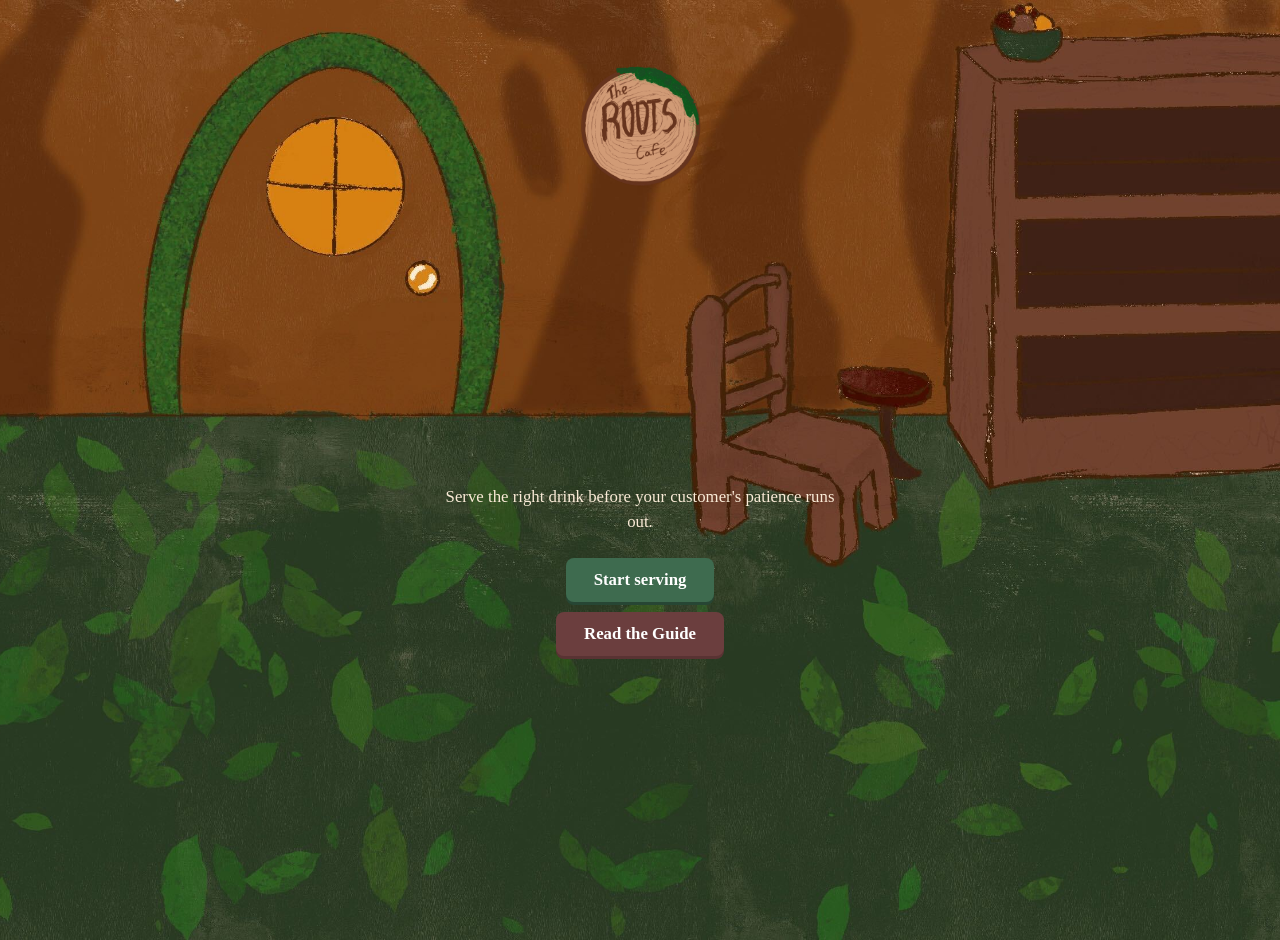
<file: index.html>
<!DOCTYPE html>
<html lang="en">
<head>
    <meta charset="UTF-8">
    <meta name="viewport" content="width=device-width, initial-scale=1.0">
    <title></title>
    <link rel="stylesheet" href="landing.css">
</head>
<body>
    <img id="logo" src="Assets/logo.png">
    <p>Serve the right drink before your customer's patience runs out.</p>
    <button id="startBtn">Start serving</button>
    <button id="guideBtn">Read the Guide</button>

    <script src="landing.js"></script>
<body>
</html>
</file>
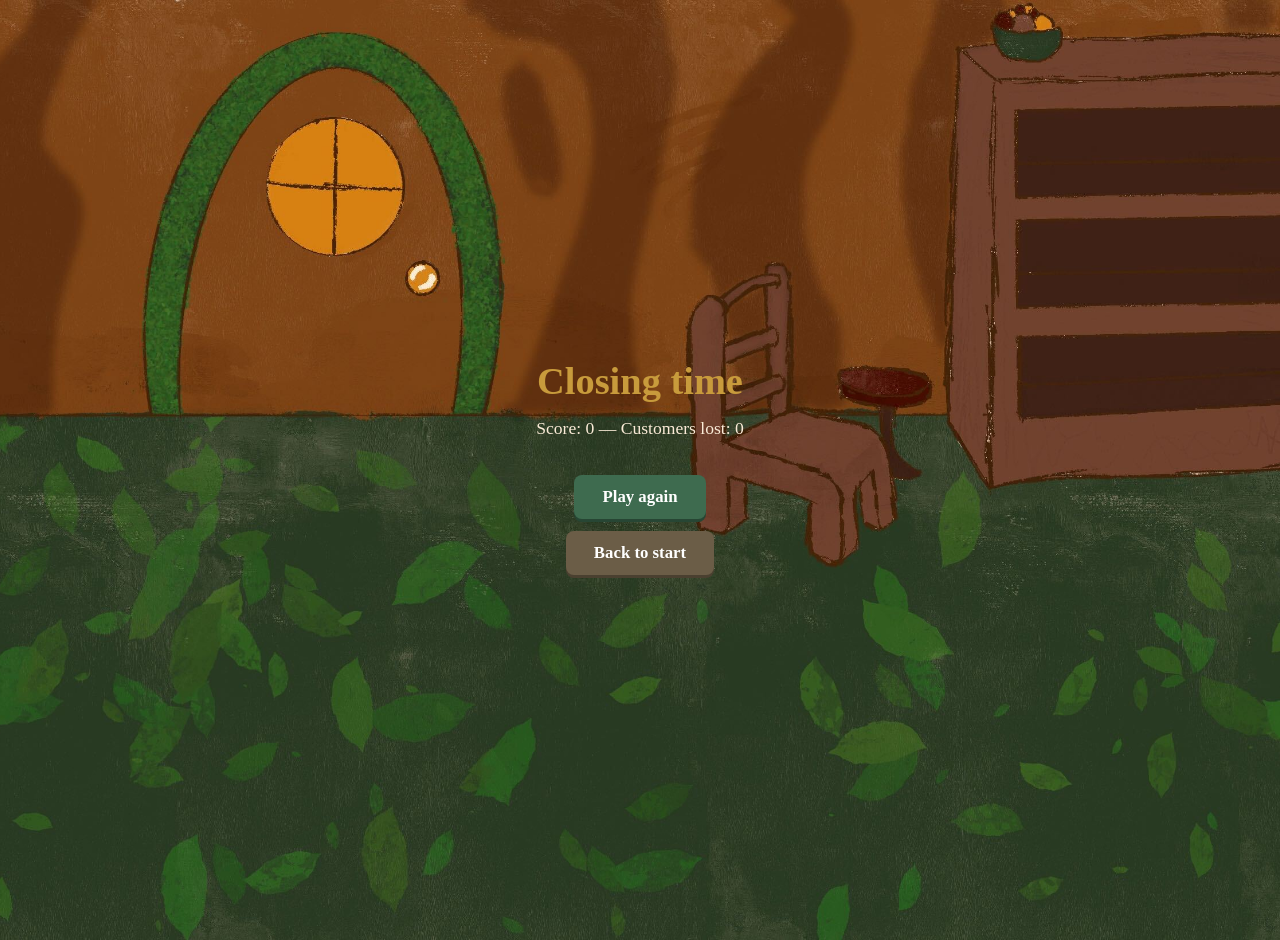
<file: end.html>
<!DOCTYPE html>
<html lang="en">
<head>
    <meta charset="UTF-8">
    <meta name="viewport" content="width=device-width, initial-scale=1.0">
    <title>Closing time — Brew & Pages</title>
    <link rel="stylesheet" href="end.css">
</head>
<body>
    <h1>Closing time</h1>
    <p id="endStats">Score: 0 — Customers lost: 0</p>
    <a href="main.html" id="restartBtn" class="btn-link">Play again</a>
    <a href="index.html" id="homeBtn" class="btn-link secondary">Back to start</a>

    <script src="end.js"></script>
</body>
</html>
</file>
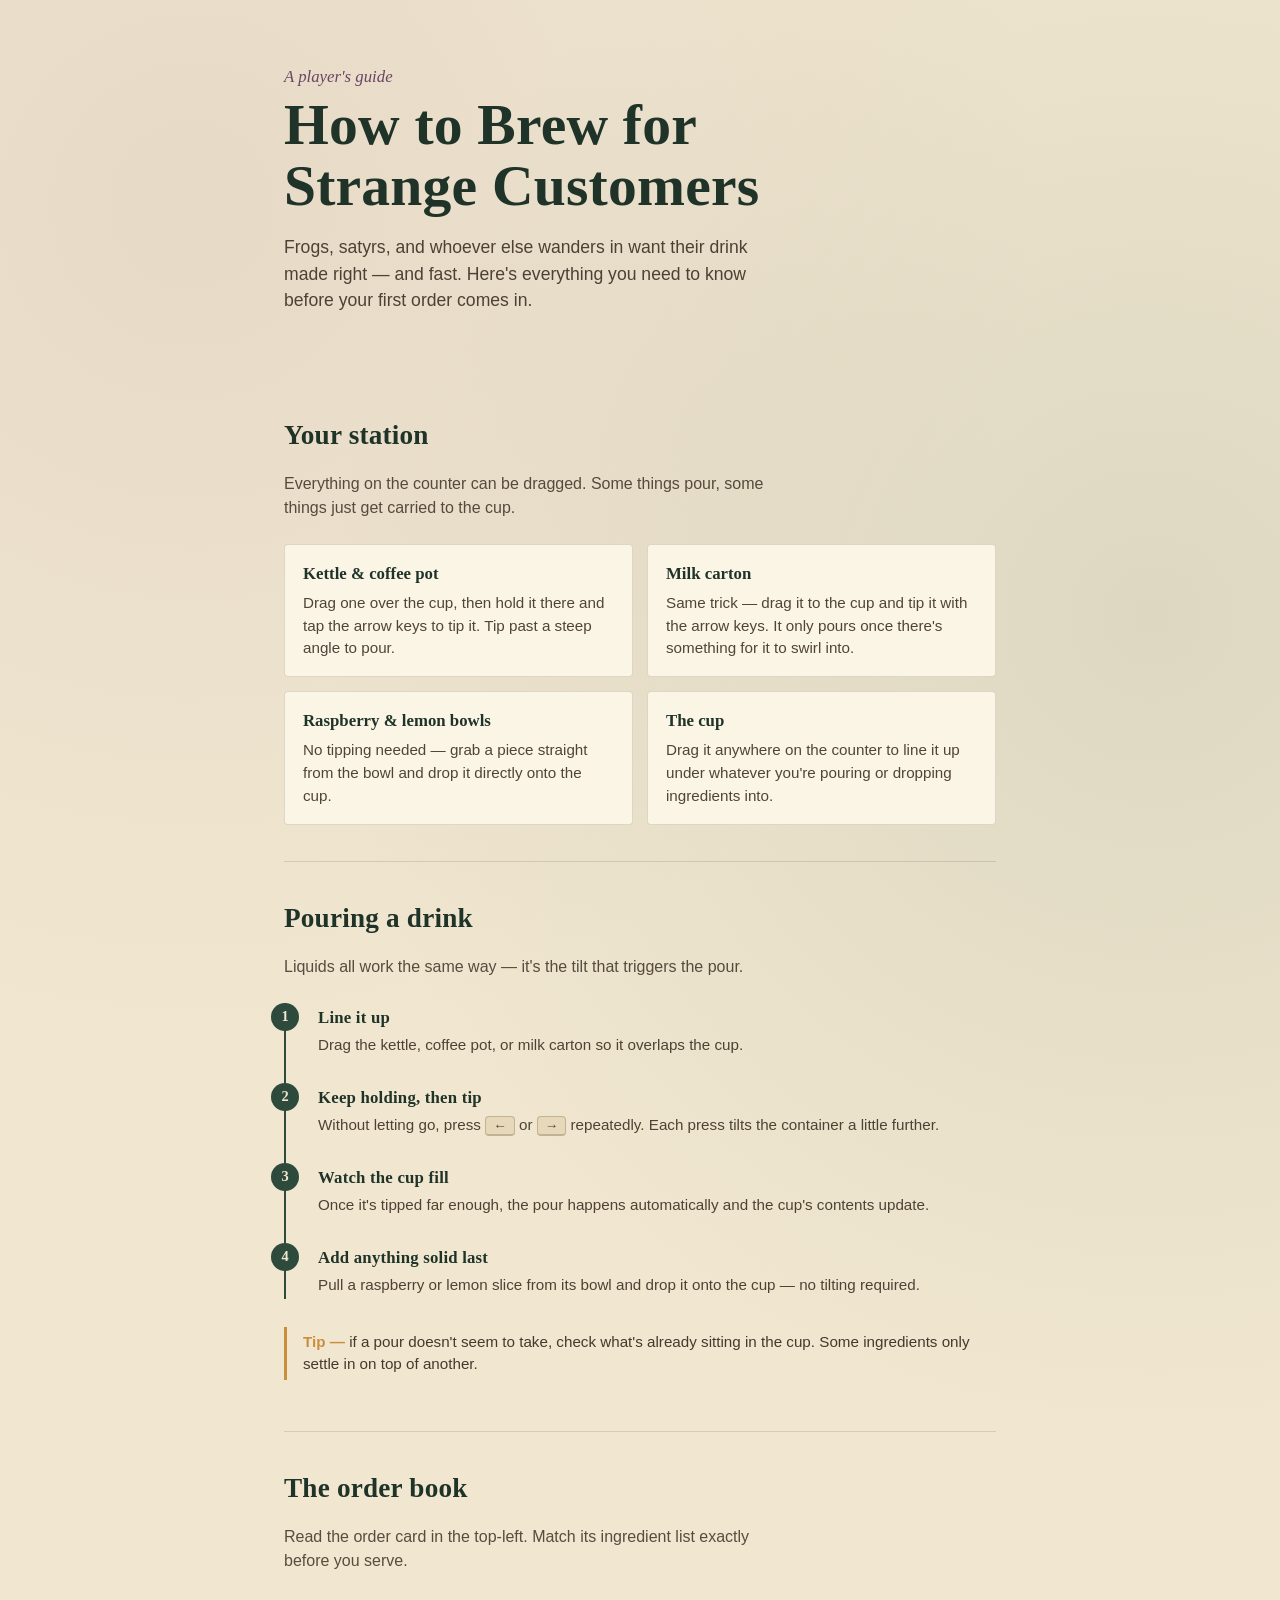
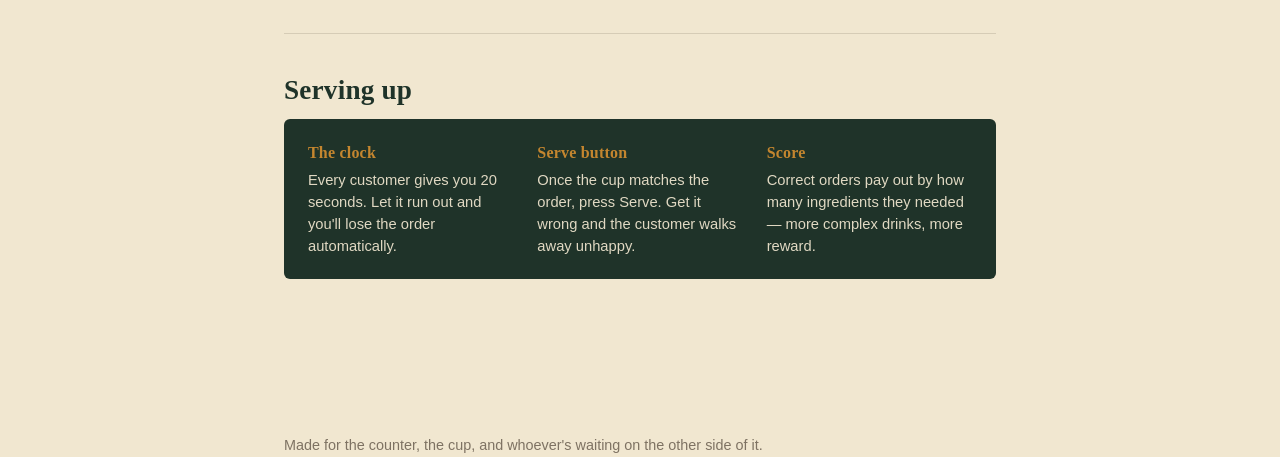
<file: guide.html>
<!DOCTYPE html>
<html lang="en">

<head>
    <meta charset="UTF-8">
    <meta name="viewport" content="width=device-width, initial-scale=1, viewport-fit=cover">
    <title>How to Brew — Player's Guide</title>
    <link rel="stylesheet" href="guide.css">
</head>

<body>

    <header class="top">
        <div class="heading">A player's guide</div>
        <h1>How to Brew for<br>Strange Customers</h1>
        <p class="yeah">Frogs, satyrs, and whoever else wanders in want their drink made right — and fast. Here's
            everything you need to know before your first order comes in.</p>
    </header>

    <div class="wrap">

        <section id="tools">
            <h2>Your station</h2>
            <p class="section-note">Everything on the counter can be dragged. Some things pour, some things just get
                carried to the cup.</p>
            <div class="toolGrid">
                <div class="toolCard">
                    <div class="toolName">Kettle &amp; coffee pot</div>
                    <p>Drag one over the cup, then hold it there and tap the arrow keys to tip it. Tip past a steep
                        angle to pour.</p>
                </div>
                <div class="toolCard">
                    <div class="toolName">Milk carton</div>
                    <p>Same trick — drag it to the cup and tip it with the arrow keys. It only pours once there's
                        something for it to swirl into.</p>
                </div>
                <div class="toolCard">
                    <div class="toolName">Raspberry &amp; lemon bowls</div>
                    <p>No tipping needed — grab a piece straight from the bowl and drop it directly onto the cup.</p>
                </div>
                <div class="toolCard">
                    <div class="toolName">The cup</div>
                    <p>Drag it anywhere on the counter to line it up under whatever you're pouring or dropping
                        ingredients into.</p>
                </div>
            </div>
        </section>

        <section id="pour">
            <h2>Pouring a drink</h2>
            <p class="sectionNote">Liquids all work the same way — it's the tilt that triggers the pour.</p>
            <ol class="steps">
                <li>
                    <h3>Line it up</h3>
                    <p>Drag the kettle, coffee pot, or milk carton so it overlaps the cup.</p>
                </li>
                <li>
                    <h3>Keep holding, then tip</h3>
                    <p>Without letting go, press <kbd>←</kbd> or <kbd>→</kbd> repeatedly. Each press tilts the container
                        a little further.</p>
                </li>
                <li>
                    <h3>Watch the cup fill</h3>
                    <p>Once it's tipped far enough, the pour happens automatically and the cup's contents update.</p>
                </li>
                <li>
                    <h3>Add anything solid last</h3>
                    <p>Pull a raspberry or lemon slice from its bowl and drop it onto the cup — no tilting required.</p>
                </li>
            </ol>
            <p class="tip"><strong>Tip —</strong> if a pour doesn't seem to take, check what's already sitting in the
                cup. Some ingredients only settle in on top of another.</p>
        </section>

        <section id="recipes">
            <h2>The order book</h2>
            <p class="sectionNote">Read the order card in the top-left. Match its ingredient list exactly before you
                serve.</p>
        </section>

        <section id="serve">
            <h2>Serving up</h2>
            <div class="scoreBox">
                <div class="item">
                    <h3>The clock</h3>
                    <p>Every customer gives you 20 seconds. Let it run out and you'll lose the order automatically.</p>
                </div>
                <div class="item">
                    <h3>Serve button</h3>
                    <p>Once the cup matches the order, press Serve. Get it wrong and the customer walks away unhappy.
                    </p>
                </div>
                <div class="item">
                    <h3>Score</h3>
                    <p>Correct orders pay out by how many ingredients they needed — more complex drinks, more reward.
                    </p>
                </div>
            </div>
        </section>

    </div>

    <footer>Made for the counter, the cup, and whoever's waiting on the other side of it.</footer>

</body>

</html>
</file>
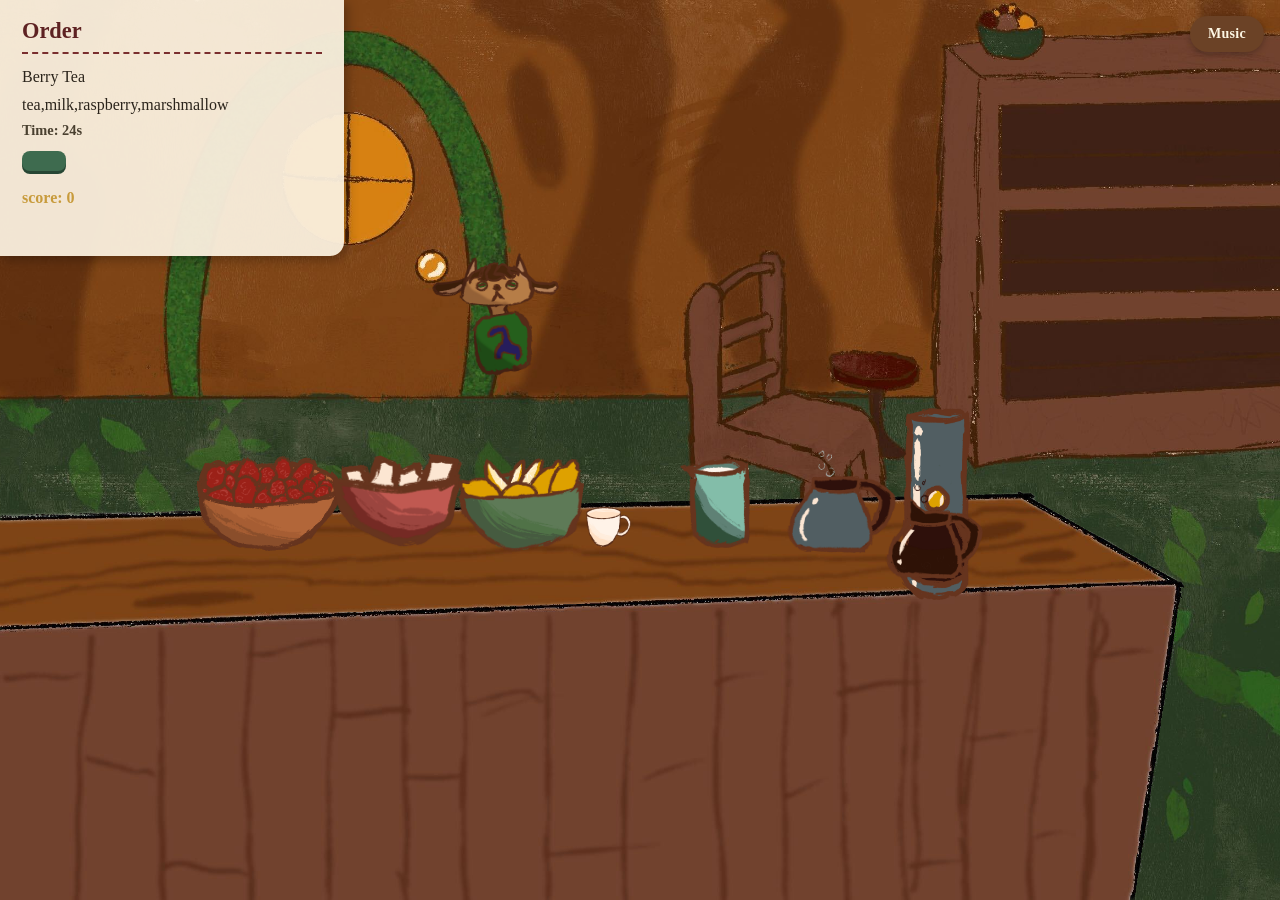
<file: main.html>
<!DOCTYPE html>
<html lang="en">

<head>
    <meta charset="UTF-8">
    <meta name="viewport" content="width=device-width, initial-scale=1.0">
    <title>Game</title>
    <link rel="stylesheet" href="main.css">
</head>

<body>
    <div id="workspace">
        <div id="counterShelves">
            <button class="objectBtn" id="cup"></button>
            <button class="objectBtn" id="water"></button>
            <button class="objectBtn" id="raspberryBowl"></button>
            <img class="consumable" id="raspberry" src="Assets/raspberries.png">
            <button class="objectBtn" id="milk"></button>
            <button class="objectBtn" id="lemonBowl"></button>
            <img class="consumable" id="lemon" src="Assets/lemonslice.png">
            <button class="objectBtn" id="cream"></button>
            <button class="objectBtn" id="mashmallowBowl"></button>
            <img class="consumable" id="mashmallow" src="Assets/marshmallow.png">

            <button class="objectBtn" id="coffeePot"></button>
            <img id="coffeeMachine" src="Assets/coffeeMachine.png">

            <div id="customerWrap">
                <img id="customer" src="Assets/frog.png">
            </div>

            <img id="counter" src="Assets/counter.png">

            <div id="order">
                <h4 id="orderHeading">Order</h4>
                <div id="orderText"></div>
                <div id="ingredientsText"></div>
                <div id="timerText"></div>
                <button id="serveBtn"></button>

                <p id="score">score: 0</p>
                <p id="message"></p>
            </div>
        </div>
    </div>

    <audio id="bgMusic" src="Assets/mainSong.mp3" loop></audio>
    <button id="musicBtn">Music</button>



    <script src="main.js"></script>

</body>

</html>
</file>
<file: landing.css>
body {
    margin: 0;
    min-height: 100vh;
    display: flex;
    flex-direction: column;
    align-items: center;
    justify-content: center;
    text-align: center;
    font-family: Georgia, 'Times New Roman', serif;
    color: antiquewhite;
    padding: 20px;
    background-image: url(Assets/bg.jpg);
    background-size: cover;
    background-position: center;
    background-repeat: no-repeat;
}

h1 {
    font-size: 2.4rem;
    margin: 0 0 12px;
    color: #C89B3C;
}

p {
    padding-top: 200px;
    font-size: 1.05rem;
    max-width: 400px;
    margin: 0 0 24px;
    line-height: 1.5;
}

#startBtn {
    padding: 12px 28px;
    font-family: inherit;
    font-size: 1.05rem;
    font-weight: 700;
    background-color: #3E6B4F;
    color: #fff;
    border: none;
    border-radius: 8px;
    cursor: pointer;
    box-shadow: 0 3px 0 #274634;
}

#startBtn:active {
    transform: translateY(2px);
    box-shadow: 0 1px 0 #274634;
}

#guideBtn {
    margin-top: 10px;
    padding: 12px 28px;
    font-family: inherit;
    font-size: 1.05rem;
    font-weight: 700;
    background-color: #6b3e3e;
    color: #fff;
    border: none;
    border-radius: 8px;
    cursor: pointer;
    box-shadow: 0 3px 0 #593333;
}

#guideBtn:active {
    transform: translateY(2px);
    box-shadow: 0 1px 0 #593333;
}

#logo{
    position: absolute;
    top: 5%;
    height: 180px;
    width: 180px;
}
</file>
<file: end.css>
body {
    margin: 0;
    min-height: 100vh;
    display: flex;
    flex-direction: column;
    align-items: center;
    justify-content: center;
    text-align: center;
    font-family: Georgia, 'Times New Roman', serif;
    color: antiquewhite;
    padding: 20px;
    background-image: url(Assets/bg.jpg);
    background-size: cover;
    background-position: center;
    background-repeat: no-repeat;
}

h1 {
    font-size: 2.4rem;
    margin: 0 0 12px;
    color: #C89B3C;
}

#endStats {
    font-size: 1.1rem;
    max-width: 400px;
    margin: 0 0 28px;
    line-height: 1.5;
}

.btn-link {
    display: inline-block;
    padding: 12px 28px;
    margin: 6px;
    font-family: inherit;
    font-size: 1.05rem;
    font-weight: 700;
    background-color: #3E6B4F;
    color: #fff;
    text-decoration: none;
    border-radius: 8px;
    box-shadow: 0 3px 0 #274634;
}

.btn-link.secondary {
    background-color: #6b5d47;
    box-shadow: 0 3px 0 #4a4030;
}

.btn-link:active {
    transform: translateY(2px);
    box-shadow: 0 1px 0 #274634;
}

.btn-link.secondary:active {
    box-shadow: 0 1px 0 #4a4030;
}
</file>
<file: guide.css>
:root{
  --parchment:#F1E7D0;
  --parchment-dark:#E5D6B5;
  --ink:#33261B;
  --pine:#2E4A3C;
  --pine-deep:#1F3329;
  --amber:#C4862F;
  --plum:#6C4463;
  --card:#FBF5E6;
  box-sizing:border-box;
  padding-top:env(safe-area-inset-top,0px);
  padding-bottom:env(safe-area-inset-bottom,0px);
}

*{box-sizing:border-box;}

html{scroll-padding-top:env(safe-area-inset-top,0px);}

@import url('https://fonts.googleapis.com/css2?family=Fraunces:opsz,wght@9..144,400;9..144,600;9..144,700&family=Work+Sans:wght@400;500;600&display=swap');

body{
  margin:0;
  background:var(--parchment);
  background-image:
    radial-gradient(circle at 15% 10%, rgba(108,68,99,0.08), transparent 40%),
    radial-gradient(circle at 90% 30%, rgba(46,74,60,0.10), transparent 45%);
  color:var(--ink);
  font-family:'Work Sans', sans-serif;
  line-height:1.5;
}

@media (prefers-color-scheme: dark){
  :root:not([data-theme="light"]){
    --parchment:#221B15; --parchment-dark:#2B2118; --ink:#F1E7D0; --card:#2B2118;
  }
}
:root[data-theme="dark"]{
  --parchment:#221B15; --parchment-dark:#2B2118; --ink:#F1E7D0; --card:#2B2118;
}

h1, h2, h3{
  font-family:'Fraunces', serif;
  margin:0;
  letter-spacing:0.2px;
}

a{color:inherit;}

.wrap{
  max-width:760px;
  margin:0 auto;
  padding:0 24px 80px;
}

header.top{
  padding:64px 24px 48px;
  text-align:left;
  max-width:760px;
  margin:0 auto;
}

.heading{
  font-family:'Fraunces', serif;
  font-style:italic;
  font-weight:400;
  font-size:1.05rem;
  color:var(--plum);
  margin-bottom:6px;
}

header.top h1{
  font-size:clamp(2.4rem, 6vw, 3.6rem);
  font-weight:700;
  color:var(--pine-deep);
  line-height:1.05;
}

p.yeah{
  max-width:52ch;
  font-size:1.1rem;
  margin-top:18px;
  color:var(--ink);
  opacity:0.85;
}

section{
  padding:36px 0;
}

section + section{
  border-top:1px solid rgba(51,38,27,0.14);
}

h2{
  font-size:1.7rem;
  color:var(--pine-deep);
  margin-bottom:8px;
}

.section-note,
.sectionNote{
  max-width:56ch;
  opacity:0.8;
  margin-bottom:24px;
}

.toolGrid{
  display:grid;
  grid-template-columns:repeat(2, 1fr);
  gap:14px;
}

@media (max-width:520px){
  .toolGrid{grid-template-columns:1fr;}
}

.toolCard{
  background:var(--card);
  border:1px solid rgba(51,38,27,0.15);
  border-radius:4px;
  padding:16px 18px;
}

.toolName{
  font-family:'Fraunces', serif;
  font-weight:600;
  font-size:1.05rem;
  color:var(--pine-deep);
  margin-bottom:6px;
}

.toolCard p{
  margin:0;
  font-size:0.95rem;
  opacity:0.85;
}

ol.steps{
  list-style:none;
  margin:0;
  padding:0;
  counter-reset:step;
  border-left:2px solid var(--pine);
}

ol.steps li{
  counter-increment:step;
  position:relative;
  padding:2px 0 26px 32px;
}

ol.steps li::before{
  content:counter(step);
  position:absolute;
  left:-15px; top:0;
  width:28px; height:28px;
  background:var(--pine);
  color:var(--parchment);
  border-radius:50%;
  font-family:'Fraunces', serif;
  font-weight:600;
  font-size:0.9rem;
  display:flex;
  align-items:center;
  justify-content:center;
}

ol.steps li h3{
  font-size:1.05rem;
  color:var(--pine-deep);
  margin-bottom:4px;
}

ol.steps li p{
  margin:0;
  opacity:0.85;
  font-size:0.95rem;
}

ol.steps li:last-child{
  padding-bottom:2px;
}

kbd{
  background:var(--parchment-dark);
  border:1px solid rgba(51,38,27,0.25);
  border-bottom-width:2px;
  padding:1px 7px;
  border-radius:4px;
  font-family:inherit;
  font-size:0.85rem;
}

.recipeTable{
  width:100%;
  border-collapse:collapse;
  font-size:0.95rem;
}

.recipeTable th{
  text-align:left;
  font-family:'Fraunces', serif;
  font-weight:600;
  color:var(--pine-deep);
  padding:10px 12px;
  border-bottom:2px solid var(--pine);
}

.recipeTable td{
  padding:12px;
  border-bottom:1px solid rgba(51,38,27,0.14);
  vertical-align:top;
}

.pill{
  display:inline-block;
  background:var(--parchment-dark);
  border-radius:100px;
  padding:2px 10px;
  margin:2px 4px 2px 0;
  font-size:0.85rem;
}

.scoreBox{
  background:var(--pine-deep);
  color:var(--parchment);
  border-radius:6px;
  padding:22px 24px;
  display:flex;
  flex-wrap:wrap;
  gap:24px;
}

.scoreBox .item{
  flex:1;
  min-width:160px;
}

.scoreBox .item h3{
  font-family:'Fraunces', serif;
  font-size:1rem;
  color:var(--amber);
  margin-bottom:4px;
}

.scoreBox .item p{
  margin:0;
  font-size:0.92rem;
  opacity:0.92;
}

.tip{
  margin-top:28px;
  border-left:3px solid var(--amber);
  padding:4px 0 4px 16px;
  font-size:0.95rem;
  opacity:0.9;
}

.tip strong{
  color:var(--amber);
}

footer{
  text-align:left;
  padding:40px 24px 0;
  max-width:760px;
  margin:0 auto;
  opacity:0.6;
  font-size:0.9rem;
}
</file>
<file: main.css>
body {
    margin: 0;
    background-image: url(Assets/bg.jpg);
    background-size: cover;
    background-position: center;
    background-repeat: no-repeat;
    min-height: 100vh;

    position: static;

    z-index: 0;
}

.objectBtn {
    position: absolute;
    width: 12%;
    height: 12%;
    border: none;
    background-color: transparent;
    background-size: contain;
    background-repeat: no-repeat;
    background-position: center;
    cursor: grab;
    touch-action: none; 
    outline: none;
}

.objectBtn:focus {
    outline: none;
    touch-action: none; 
}

#water {
    background-image: url("Assets/kettle.png");
    top: 50%;
    left: 60%;
    transform-origin: bottom right;
    z-index: 3;
    border: none;
}

#cup{
    background-image: url(Assets/drinks.png);
    top: 55%;
    left: 45%;
    background-size: 182px 256px;
    background-position: 0 0;
    transform-origin: bottom right;
    z-index: 3;
    border: none;
    width: 64px;
    height: 64px;
}

#raspberry{
    width: 2%;
    height: 4%;
    position: absolute;
    top: 45%;
    left: 22%;
    z-index: 4;
    visibility: hidden;
    cursor: grab;
    touch-action: none; 
    outline: none;
}

#raspberryBowl{
    background-image: url(Assets/raspberrieBowl.png);
    top: 50%;
    left: 15%;
    transform-origin: bottom right;
    z-index: 3;
    border: none;
}

#milk {
    background-image: url("Assets/milk.png");
    top: 50%;
    left: 50%;
    transform-origin: bottom right;
    z-index: 3;
    border: none;
}

#musicBtn {
    position: absolute;
    top: 5%;
    right: 5%;
}

#lemon {
    width: 2%;
    height: 4%;
    position: absolute;
    top: 45%;
    left: 38%;
    z-index: 4;
    cursor: grab;
    visibility: hidden;
    touch-action: none; 
    outline: none;
}

#lemonBowl {
    background-image: url(Assets/lemonBowl.png);
    top: 50%;
    left: 35%;
    transform-origin: bottom right;
    z-index: 3;
    border: none;
}

#mashmallow {
    width: 2%;
    height: 3%;
    position: absolute;
    top: 45%;
    left: 30%;
    z-index: 4;
    cursor: grab;
    visibility: hidden;
    touch-action: none; 
    outline: none;
}

#mashmallowBowl {
    background-image: url(Assets/mashmallowBowl.png);
    top: 50%;
    left: 25%;
    transform-origin: bottom right;
    z-index: 5;
    border: none;
}

#order {
    position: absolute;
    top: 0;
    left: 0;
    width: 300px;
    display: flex;
    flex-direction: column;
    gap: 8px;
    background-color: rgba(250, 240, 222, 0.95);
    padding: 18px 22px 20px;
    border-radius: 0 0 14px 0;
    box-shadow: 3px 3px 12px rgba(0,0,0,0.3);
    font-family: 'Georgia', 'Times New Roman', serif;
    color: #2b241b;
    z-index: 1;
}

#orderHeading {
    margin: 0 0 4px 0;
    padding-bottom: 8px;
    font-size: 1.4rem;
    font-weight: 700;
    border-bottom: 2px dashed #7a2e2e;
    color: #5e2222;
}

#orderText {
    margin: 0;
    font-size: 1rem;
    line-height: 1.4;
}

#timerText {
    margin: 0;
    font-size: 0.9rem;
    font-weight: 600;
    color: #4a4030;
}

/* patience bar */
#patienceBar {
    width: 100%;
    height: 8px;
    background-color: #ddd0ae;
    border-radius: 4px;
    overflow: hidden;
    margin: 2px 0 4px;
}

#patienceBar i,
#patienceFill {
    display: block;
    height: 100%;
    background-color: #3E6B4F;
    transition: width 0.3s linear, background-color 0.3s;
}

#serveBtn {
    align-self: flex-start;
    margin: 4px 0 6px;
    padding: 10px 22px;
    font-family: inherit;
    font-size: 1rem;
    font-weight: 700;
    background-color: #3E6B4F;
    color: #fff;
    border: none;
    border-radius: 8px;
    cursor: pointer;
    box-shadow: 0 3px 0 #274634;
    transition: transform 0.1s, box-shadow 0.1s;
}

#serveBtn:hover {
    background-color: #345a41;
}

#serveBtn:active {
    transform: translateY(2px);
    box-shadow: 0 1px 0 #274634;
}

#score {
    margin: 4px 0 0;
    font-size: 1rem;
    font-weight: 700;
    color: #C89B3C;
}

#message {
    margin: 2px 0 0;
    min-height: 1.3em;
    font-size: 0.9rem;
    font-weight: 600;
    color: #B14A3A;
}

#customerWrap {
    position: absolute;
    top: 10%;
    left: 30%;
    width: 182px;      
    height: 394px;
    overflow: hidden;  
    z-index: 1;
}

#customer {
    width: 430px;       
    height: 394px;
    display: block;
}
#counter {
    pointer-events: none;
    width: 100%;
    height: 95%;
    z-index: 2;
    position: absolute;
    bottom: 0px;
}

#coffeeMachine {
    position: absolute;
    top: 45%;
    left: 70%;
    height: 22%;
    z-index: 3;
}

#coffeePot {
    background-image: url(Assets/coffeePot.png);
    position: absolute;
    top: 53%;
    left: 67%;
    height: 12%;
    z-index: 4;
}

#musicBtn {
    position: fixed;
    top: 16px;
    right: 16px;
    z-index: 20;

    padding: 10px 18px;
    border: none;
    border-radius: 999px;

    background: #6b4226;
    color: #fdf6e3;
    font-family: inherit;
    font-size: 14px;
    font-weight: 600;
    letter-spacing: 0.3px;

    cursor: pointer;
    box-shadow: 0 2px 6px rgba(0, 0, 0, 0.25);
    transition: transform 0.15s ease, background 0.15s ease;
}

#musicBtn:hover {
    background: #7d4f2d;
    transform: translateY(-1px);
}

#musicBtn:active {
    transform: translateY(0);
    box-shadow: 0 1px 3px rgba(0, 0, 0, 0.25);
}

#workspace {
    aspect-ratio: 1.9/1;
}
</file>
